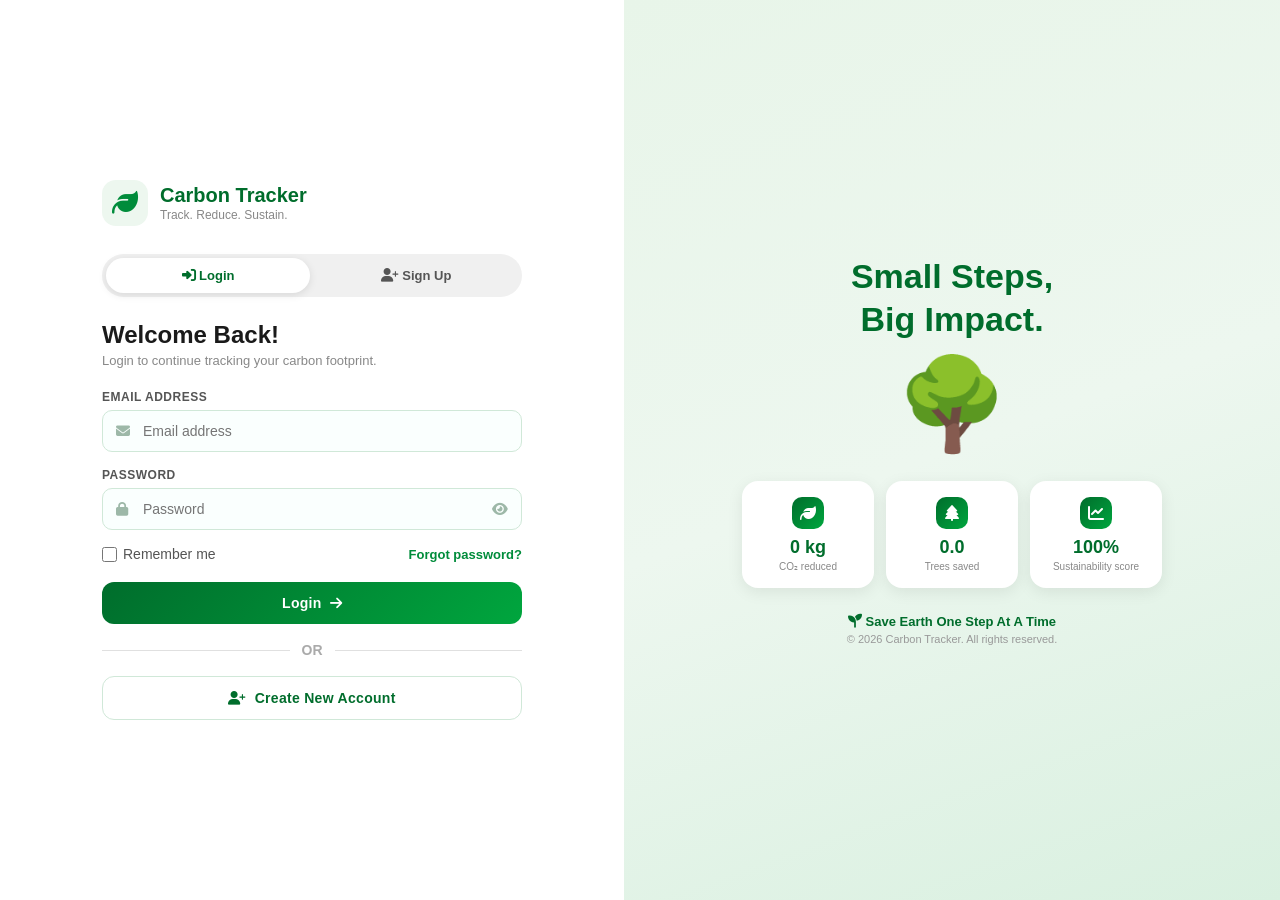
<file: login.html>
<!DOCTYPE html>
<html lang="en">
<head>
    <meta charset="UTF-8">
    <meta name="viewport" content="width=device-width, initial-scale=1.0">
    <title>Carbon Tracker — Login</title>
    <link rel="preconnect" href="https://fonts.googleapis.com">
    <link rel="preconnect" href="https://fonts.gstatic.com" crossorigin>
    <link href="https://fonts.googleapis.com/css2?family=Inter:wght@400;500;600;700;800&display=swap" rel="stylesheet">
    <link rel="stylesheet" href="login.css">
    <link rel="stylesheet" href="https://cdnjs.cloudflare.com/ajax/libs/font-awesome/6.5.2/css/all.min.css">
</head>
<body>

    <!-- TOAST -->
    <div class="toast" id="toast"></div>

    <div class="auth-wrapper">

        <!-- ── LEFT: FORM PANEL ── -->
        <div class="auth-form-panel">

            <div class="auth-card">

                <div class="auth-brand">
                    <i class="fa-solid fa-leaf"></i>
                    <div>
                        <h2>Carbon Tracker</h2>
                        <p>Track. Reduce. Sustain.</p>
                    </div>
                </div>

                <div class="tabs auth-tabs">
                    <button class="tab-btn active-tab" id="loginTabBtn" onclick="switchAuthTab('login', this)">
                        <i class="fa-solid fa-right-to-bracket"></i> Login
                    </button>
                    <button class="tab-btn" id="signupTabBtn" onclick="switchAuthTab('signup', this)">
                        <i class="fa-solid fa-user-plus"></i> Sign Up
                    </button>
                </div>

                <!-- ── LOGIN FORM ── -->
                <form class="log-form active-form" id="loginForm" onsubmit="return handleLogin(event)">

                    <h1 class="auth-heading">Welcome Back!</h1>
                    <p class="auth-subheading">Login to continue tracking your carbon footprint.</p>

                    <div class="input-group">
                        <label>Email Address</label>
                        <div class="input-icon-wrap">
                            <i class="fa-solid fa-envelope"></i>
                            <input type="email" id="loginEmail" placeholder="Email address" required>
                        </div>
                    </div>

                    <div class="input-group">
                        <label>Password</label>
                        <div class="input-icon-wrap">
                            <i class="fa-solid fa-lock"></i>
                            <input type="password" id="loginPassword" placeholder="Password" required>
                            <i class="fa-solid fa-eye toggle-eye" onclick="togglePassword('loginPassword', this)"></i>
                        </div>
                    </div>

                    <div class="auth-row">
                        <label class="remember-me">
                            <input type="checkbox" id="rememberMe">
                            <span>Remember me</span>
                        </label>
                        <a href="#" class="forgot-link" onclick="handleForgotPassword(event)">Forgot password?</a>
                    </div>

                    <button type="submit" class="log-btn auth-submit-btn">
                        Login <i class="fa-solid fa-arrow-right"></i>
                    </button>

                    <div class="auth-divider"><span>OR</span></div>

                    <button type="button" class="log-btn auth-secondary-btn" onclick="switchAuthTab('signup', document.getElementById('signupTabBtn'))">
                        <i class="fa-solid fa-user-plus"></i> Create New Account
                    </button>

                </form>

                <!-- ── SIGN UP FORM ── -->
                <form class="log-form" id="signupForm" onsubmit="return handleSignup(event)">

                    <h1 class="auth-heading">Create Account</h1>
                    <p class="auth-subheading">Start your journey to a smaller carbon footprint.</p>

                    <div class="input-group">
                        <label>Full Name</label>
                        <div class="input-icon-wrap">
                            <i class="fa-solid fa-user"></i>
                            <input type="text" id="signupName" placeholder="Full name" required>
                        </div>
                    </div>

                    <div class="input-group">
                        <label>Email Address</label>
                        <div class="input-icon-wrap">
                            <i class="fa-solid fa-envelope"></i>
                            <input type="email" id="signupEmail" placeholder="Email address" required>
                        </div>
                    </div>

                    <div class="input-group">
                        <label>Password</label>
                        <div class="input-icon-wrap">
                            <i class="fa-solid fa-lock"></i>
                            <input type="password" id="signupPassword" placeholder="Password" minlength="6" required>
                            <i class="fa-solid fa-eye toggle-eye" onclick="togglePassword('signupPassword', this)"></i>
                        </div>
                    </div>

                    <div class="input-group">
                        <label>Confirm Password</label>
                        <div class="input-icon-wrap">
                            <i class="fa-solid fa-lock"></i>
                            <input type="password" id="signupConfirmPassword" placeholder="Confirm password" minlength="6" required>
                            <i class="fa-solid fa-eye toggle-eye" onclick="togglePassword('signupConfirmPassword', this)"></i>
                        </div>
                    </div>

                    <button type="submit" class="log-btn auth-submit-btn">
                        Create Account <i class="fa-solid fa-arrow-right"></i>
                    </button>

                    <div class="auth-divider"><span>OR</span></div>

                    <button type="button" class="log-btn auth-secondary-btn" onclick="switchAuthTab('login', document.getElementById('loginTabBtn'))">
                        <i class="fa-solid fa-right-to-bracket"></i> Back to Login
                    </button>

                </form>

            </div>

        </div>

        <!-- ── RIGHT: ILLUSTRATION PANEL ── -->
        <div class="auth-illustration-panel">

            <div class="auth-illustration-content">

                <h1 class="auth-tagline">Small Steps,<br>Big Impact.</h1>

                <div class="auth-tree">🌳</div>

                <div class="auth-stats-grid">
                    <div class="auth-stat-mini">
                        <i class="fa-solid fa-leaf"></i>
                        <h1 id="illustrationSaved">0 kg</h1>
                        <p>CO₂ reduced</p>
                    </div>
                    <div class="auth-stat-mini">
                        <i class="fa-solid fa-tree"></i>
                        <h1 id="illustrationTrees">0</h1>
                        <p>Trees saved</p>
                    </div>
                    <div class="auth-stat-mini">
                        <i class="fa-solid fa-chart-line"></i>
                        <h1 id="illustrationScore">—</h1>
                        <p>Sustainability score</p>
                    </div>
                </div>

                <p class="auth-footer-note">
                    <i class="fa-solid fa-seedling"></i> Save Earth One Step At A Time
                </p>
                <p class="auth-copyright">© 2026 Carbon Tracker. All rights reserved.</p>

            </div>

        </div>

    </div>

    <!--
        BUG FIX: this file was previously also loading api.js, dashboard.js,
        activity.js, and app.js - those belong ONLY on index.html. Loading
        them here made app.js's DOMContentLoaded handler run on the login
        page too, which called refreshAllData() and tried to update DOM
        elements (like #totalEmission) that don't exist on this page at all,
        throwing errors. login.html only ever needs login.js.
    -->
    <script src="login.js"></script>
</body>
</html>
</file>
<file: login.css>
* {
    margin: 0;
    padding: 0;
    box-sizing: border-box;
    font-family: 'Segoe UI', Arial, sans-serif;
    font-size: 14px;
}

:root {
    --green-dark: #006d2c;
    --green-mid: #008c3b;
    --green-light: #00a63e;
    --green-bg: #edf7ef;
    --card-shadow: 0 4px 16px rgba(0,0,0,0.08);
    --radius: 16px;
}

body {
    background: var(--green-bg);
    color: #222;
    min-height: 100vh;
}

/* ── TOAST (reused from main app) ── */
.toast {
    position: fixed;
    bottom: 30px;
    left: 50%;
    transform: translateX(-50%) translateY(20px);
    background: #1a1a1a;
    color: white;
    padding: 12px 24px;
    border-radius: 30px;
    font-size: 14px;
    font-weight: 500;
    opacity: 0;
    transition: opacity 0.3s, transform 0.3s;
    z-index: 999;
    pointer-events: none;
    white-space: nowrap;
}

.toast.show {
    opacity: 1;
    transform: translateX(-50%) translateY(0);
}

.toast.green { background: #006d2c; }
.toast.orange { background: #e65100; }

/* ── WRAPPER (split layout) ── */
.auth-wrapper {
    display: flex;
    min-height: 100vh;
}

/* ── LEFT PANEL ── */
.auth-form-panel {
    flex: 1;
    display: flex;
    align-items: center;
    justify-content: center;
    padding: 32px 24px;
    background: white;
}

.auth-card {
    width: 100%;
    max-width: 420px;
}

.auth-brand {
    display: flex;
    align-items: center;
    gap: 12px;
    margin-bottom: 28px;
}

.auth-brand i {
    font-size: 26px;
    color: var(--green-mid);
    background: var(--green-bg);
    width: 46px;
    height: 46px;
    border-radius: 14px;
    display: flex;
    align-items: center;
    justify-content: center;
    animation: sway 3s ease-in-out infinite;
}

@keyframes sway {
    0%, 100% { transform: rotate(-5deg); }
    50% { transform: rotate(5deg); }
}

.auth-brand h2 {
    font-size: 20px;
    font-weight: 700;
    color: var(--green-dark);
}

.auth-brand p {
    font-size: 12px;
    color: #888;
    margin-top: 1px;
}

/* ── TABS (reuses .tabs / .tab-btn look from main app) ── */
.tabs {
    display: flex;
    background: #f0f0f0;
    border-radius: 40px;
    padding: 4px;
    margin-bottom: 24px;
    gap: 4px;
}

.tab-btn {
    flex: 1;
    padding: 10px 12px;
    border: none;
    border-radius: 30px;
    cursor: pointer;
    background: transparent;
    font-size: 13px;
    font-weight: 600;
    color: #555;
    white-space: nowrap;
    transition: background 0.2s, color 0.2s;
}

.tab-btn:hover {
    background: rgba(255,255,255,0.7);
}

.active-tab {
    background: white;
    font-weight: 700;
    color: var(--green-dark);
    box-shadow: 0 2px 8px rgba(0,0,0,0.1);
}

/* ── FORMS ── */
.log-form {
    display: none;
    animation: fadeIn 0.25s ease;
}

.active-form {
    display: block;
}

@keyframes fadeIn {
    from { opacity: 0; transform: translateY(6px); }
    to   { opacity: 1; transform: translateY(0); }
}

.auth-heading {
    font-size: 24px;
    font-weight: 700;
    color: #1a1a1a;
    margin-bottom: 4px;
}

.auth-subheading {
    font-size: 13px;
    color: #888;
    margin-bottom: 22px;
}

.input-group {
    margin-bottom: 16px;
}

.input-group label {
    display: block;
    font-size: 12px;
    font-weight: 600;
    color: #555;
    margin-bottom: 6px;
    text-transform: uppercase;
    letter-spacing: 0.5px;
}

.input-icon-wrap {
    position: relative;
    display: flex;
    align-items: center;
}

.input-icon-wrap i:first-child {
    position: absolute;
    left: 14px;
    color: #9db8a8;
    font-size: 14px;
}

.input-icon-wrap input {
    width: 100%;
    padding: 12px 14px 12px 40px;
    border-radius: 10px;
    border: 1.5px solid #d0e8d8;
    font-size: 14px;
    outline: none;
    background: #fafffe;
    transition: border-color 0.2s, box-shadow 0.2s;
}

.input-icon-wrap input:focus {
    border-color: var(--green-mid);
    box-shadow: 0 0 0 3px rgba(0,140,59,0.1);
}

.toggle-eye {
    position: absolute;
    right: 14px;
    color: #9db8a8;
    font-size: 14px;
    cursor: pointer;
    transition: color 0.2s;
}

.toggle-eye:hover {
    color: var(--green-mid);
}

.auth-row {
    display: flex;
    justify-content: space-between;
    align-items: center;
    margin-bottom: 20px;
    flex-wrap: wrap;
    gap: 8px;
}

.remember-me {
    display: flex;
    align-items: center;
    gap: 6px;
    font-size: 13px;
    color: #555;
    cursor: pointer;
}

.remember-me input {
    accent-color: var(--green-mid);
    width: 15px;
    height: 15px;
    cursor: pointer;
}

.forgot-link {
    font-size: 13px;
    color: var(--green-mid);
    text-decoration: none;
    font-weight: 600;
}

.forgot-link:hover {
    text-decoration: underline;
}

/* ── BUTTONS (reuses .log-btn look from main app) ── */
.log-btn {
    border: none;
    padding: 13px 24px;
    border-radius: 12px;
    cursor: pointer;
    font-size: 14px;
    font-weight: 600;
    width: 100%;
    transition: opacity 0.2s, transform 0.1s;
    letter-spacing: 0.3px;
    display: flex;
    align-items: center;
    justify-content: center;
    gap: 8px;
}

.auth-submit-btn {
    background: linear-gradient(135deg, var(--green-dark), var(--green-light));
    color: white;
}

.auth-submit-btn:hover {
    opacity: 0.92;
    transform: scale(1.01);
}

.auth-submit-btn:active {
    transform: scale(0.99);
}

.auth-secondary-btn {
    background: white;
    color: var(--green-dark);
    border: 1.5px solid #d0e8d8;
}

.auth-secondary-btn:hover {
    background: var(--green-bg);
}

.auth-divider {
    display: flex;
    align-items: center;
    text-align: center;
    margin: 18px 0;
    color: #aaa;
    font-size: 12px;
    font-weight: 600;
}

.auth-divider::before,
.auth-divider::after {
    content: '';
    flex: 1;
    border-bottom: 1px solid #e0e0e0;
}

.auth-divider span {
    padding: 0 12px;
}

/* ── RIGHT ILLUSTRATION PANEL ── */
.auth-illustration-panel {
    flex: 1;
    background: linear-gradient(160deg, #e8f5e9 0%, var(--green-bg) 50%, #d9f0e0 100%);
    display: flex;
    align-items: center;
    justify-content: center;
    padding: 40px;
    position: relative;
    overflow: hidden;
}

.auth-illustration-content {
    max-width: 420px;
    width: 100%;
    text-align: center;
    z-index: 1;
}

.auth-tagline {
    font-size: 34px;
    font-weight: 700;
    color: var(--green-dark);
    line-height: 1.25;
    margin-bottom: 12px;
}

.auth-tree {
    font-size: 90px;
    animation: bounce 2.4s ease-in-out infinite;
    margin: 12px 0 24px;
}

@keyframes bounce {
    0%, 100% { transform: translateY(0); }
    50% { transform: translateY(-10px); }
}

.auth-stats-grid {
    display: grid;
    grid-template-columns: repeat(3, 1fr);
    gap: 12px;
    margin-bottom: 26px;
}

.auth-stat-mini {
    background: white;
    border-radius: var(--radius);
    padding: 16px 10px;
    box-shadow: var(--card-shadow);
}

.auth-stat-mini i {
    font-size: 16px;
    background: linear-gradient(135deg, var(--green-dark), var(--green-light));
    color: white;
    width: 32px;
    height: 32px;
    border-radius: 10px;
    display: flex;
    align-items: center;
    justify-content: center;
    margin: 0 auto 8px;
}

.auth-stat-mini h1 {
    font-size: 18px;
    font-weight: 700;
    color: var(--green-dark);
}

.auth-stat-mini p {
    font-size: 10px;
    color: #888;
    margin-top: 3px;
}

.auth-footer-note {
    font-size: 13px;
    font-weight: 600;
    color: var(--green-dark);
    margin-bottom: 4px;
}

.auth-copyright {
    font-size: 11px;
    color: #999;
}

/* ── RESPONSIVE ── */
@media (max-width: 900px) {
    .auth-wrapper {
        flex-direction: column;
    }

    .auth-illustration-panel {
        order: -1;
        padding: 28px 24px;
    }

    .auth-tagline {
        font-size: 26px;
    }

    .auth-tree {
        font-size: 60px;
        margin: 8px 0 16px;
    }

    .auth-form-panel {
        padding: 28px 20px;
    }
}

@media (max-width: 480px) {
    .auth-stats-grid {
        gap: 8px;
    }

    .auth-stat-mini {
        padding: 12px 6px;
    }
}
</file>
